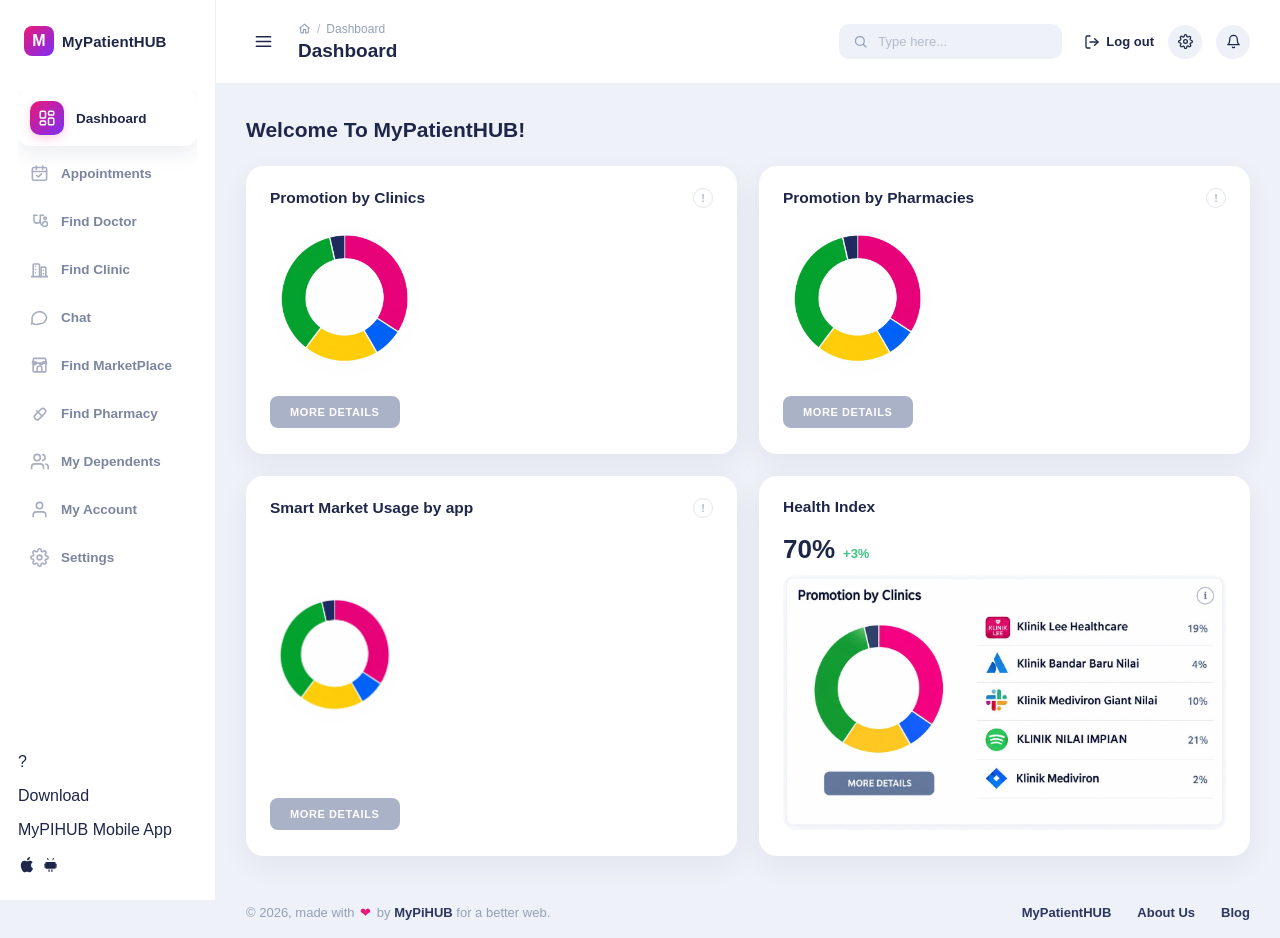
<file: index.html>
<!DOCTYPE html>
<html lang="en">
<head>
<meta charset="UTF-8" />
<meta name="viewport" content="width=device-width, initial-scale=1.0" />
<title>MyPatientHUB | Dashboard</title>
<link rel="stylesheet" href="styles.css" />
</head>
<body>

  <div class="sidebar-overlay" id="sidebarOverlay"></div>

  <div class="app" id="app">

    <!-- ===================== SIDEBAR ===================== -->
    <aside class="sidebar" id="sidebar">
      <div class="sidebar-logo">
        <span class="logo-mark">M</span>
        <span class="logo-text">MyPatient<b>HUB</b></span>
      </div>

      <nav class="sidebar-nav">
        <ul>
          <li class="nav-item active">
            <a href="#" title="Dashboard">
              <span class="nav-icon" data-icon="layout-dashboard"></span>
              <span class="nav-label">Dashboard</span>
            </a>
          </li>
          <li class="nav-item">
            <a href="#" title="Appointments">
              <span class="nav-icon" data-icon="calendar-check"></span>
              <span class="nav-label">Appointments</span>
            </a>
          </li>
          <li class="nav-item">
            <a href="finddoctor.html" title="Find Doctor">
              <span class="nav-icon" data-icon="stethoscope"></span>
              <span class="nav-label">Find Doctor</span>
            </a>
          </li>
          <li class="nav-item">
            <a href="clinic.html" title="Find Clinic">
              <span class="nav-icon" data-icon="building-2"></span>
              <span class="nav-label">Find Clinic</span>
            </a>
          </li>
          <li class="nav-item">
            <a href="#" title="Chat">
              <span class="nav-icon" data-icon="message-square"></span>
              <span class="nav-label">Chat</span>
            </a>
          </li>
          <li class="nav-item">
            <a href="#" title="Find MarketPlace">
              <span class="nav-icon" data-icon="store"></span>
              <span class="nav-label">Find MarketPlace</span>
            </a>
          </li>
          <li class="nav-item">
            <a href="#" title="Find Pharmacy">
              <span class="nav-icon" data-icon="pill"></span>
              <span class="nav-label">Find Pharmacy</span>
            </a>
          </li>
          <li class="nav-item">
            <a href="#" title="My Dependents">
              <span class="nav-icon" data-icon="users"></span>
              <span class="nav-label">My Dependents</span>
            </a>
          </li>
          <li class="nav-item">
            <a href="#" title="My Account">
              <span class="nav-icon" data-icon="user"></span>
              <span class="nav-label">My Account</span>
            </a>
          </li>
          <li class="nav-item">
            <a href="#" title="Settings">
              <span class="nav-icon" data-icon="settings"></span>
              <span class="nav-label">Settings</span>
            </a>
          </li>
        </ul>
      </nav>

      <div class="app-download-card">
        <span class="app-download-icon">?</span>
        <p class="app-download-title">Download</p>
        <p class="app-download-subtitle">MyPIHUB Mobile App</p>
        <div class="app-download-buttons">
          <a
            class="app-store-btn ios"
            href="https://www.creative-tim.com/learning-lab/react/quick-start/soft-ui-dashboard/"
            target="_blank"
            rel="noopener"
            aria-label="Download on the App Store"
          >
            <span class="nav-icon" data-icon="apple"></span>
          </a>
          <a
            class="app-store-btn android"
            href="https://www.creative-tim.com/learning-lab/react/quick-start/soft-ui-dashboard/"
            target="_blank"
            rel="noopener"
            aria-label="Get it on Google Play"
          >
            <span class="nav-icon" data-icon="android"></span>
          </a>
        </div>
      </div>
    </aside>

    <!-- ===================== MAIN WRAPPER ===================== -->
    <div class="main-wrapper">

      <!-- ===================== HEADER ===================== -->
      <header class="topbar">
        <div class="topbar-left">
          <button class="hamburger" id="hamburgerBtn" aria-label="Toggle sidebar">
            <span class="nav-icon" data-icon="menu"></span>
          </button>
          <div class="topbar-heading">
            <div class="breadcrumb">
              <span class="nav-icon breadcrumb-icon" data-icon="home"></span>
              <span class="crumb-sep">/</span>
              <span class="crumb-current">Dashboard</span>
            </div>
            <h1 class="page-title">Dashboard</h1>
          </div>
        </div>

        <div class="topbar-right">
          <div class="search-box">
            <span class="nav-icon search-icon" data-icon="search"></span>
            <input type="text" placeholder="Type here..." aria-label="Search" />
          </div>

          <div class="topbar-actions">
            <a class="logout-btn" href="login.html">
              <span class="nav-icon" data-icon="log-out"></span>
              <span>Log out</span>
            </a>
            <button class="icon-btn" aria-label="Settings">
              <span class="nav-icon" data-icon="settings"></span>
            </button>
            <button class="icon-btn" aria-label="Notifications">
              <span class="nav-icon" data-icon="bell"></span>
            </button>
          </div>
        </div>
      </header>

      <!-- ===================== MAIN CONTENT ===================== -->
      <main class="content">
        <h2 class="welcome-heading">Welcome To MyPatientHUB!</h2>

        <div class="dashboard-grid">

          <!-- Promotion by Clinics -->
          <section class="card">
            <div class="card-header">
              <h3>Promotion by Clinics</h3>
              <span class="info-dot"></span>
            </div>
            <div class="card-body split">
              <div class="chart-wrap">
                <img class="chart-img" src="chartImg.jpg" alt="Promotion by Clinics chart" />
              </div>
              <ul class="legend-list" id="clinicsLegend"></ul>
            </div>
            <button class="more-details-btn">More Details</button>
          </section>

          <!-- Promotion by Pharmacies -->
          <section class="card">
            <div class="card-header">
              <h3>Promotion by Pharmacies</h3>
              <span class="info-dot"></span>
            </div>
            <div class="card-body split">
              <div class="chart-wrap">
                <img class="chart-img" src="chartImg.jpg" alt="Promotion by Pharmacies chart" />
              </div>
              <ul class="legend-list" id="pharmaciesLegend"></ul>
            </div>
            <button class="more-details-btn">More Details</button>
          </section>

          <!-- Smart Market Usage by app -->
          <section class="card">
            <div class="card-header">
              <h3>Smart Market Usage by app</h3>
              <span class="info-dot"></span>
            </div>
            <div class="card-body split">
              <div class="chart-wrap half">
                <img class="chart-img" src="chartImg.jpg" alt="Smart Market Usage chart" />
              </div>
              <ul class="legend-list" id="marketLegend"></ul>
            </div>
            <button class="more-details-btn">More Details</button>
          </section>

          <!-- Health Index -->
          <section class="card health-card">
            <div class="card-header">
              <h3>Health Index</h3>
            </div>
            <div class="health-stat">
              <span class="health-percent">70%</span>
              <span class="health-delta">+3%</span>
            </div>
            <div class="health-chart-wrap">
              <img class="chart-img" src="img.jpg" alt="Health Index chart" />
            </div>
          </section>

        </div>
      </main>

      <!-- ===================== FOOTER ===================== -->
      <footer class="footer">
        <p class="footer-copy">© 2026, made with <span class="footer-heart">&#10084;</span> by <b>MyPiHUB</b> for a better web.</p>
        <nav class="footer-links">
          <a href="#">MyPatientHUB</a>
          <a href="#">About Us</a>
          <a href="#">Blog</a>
        </nav>
      </footer>
    </div>
  </div>

  <script src="icons.js"></script>
  <script src="script.js"></script>
</body>
</html>
</file>
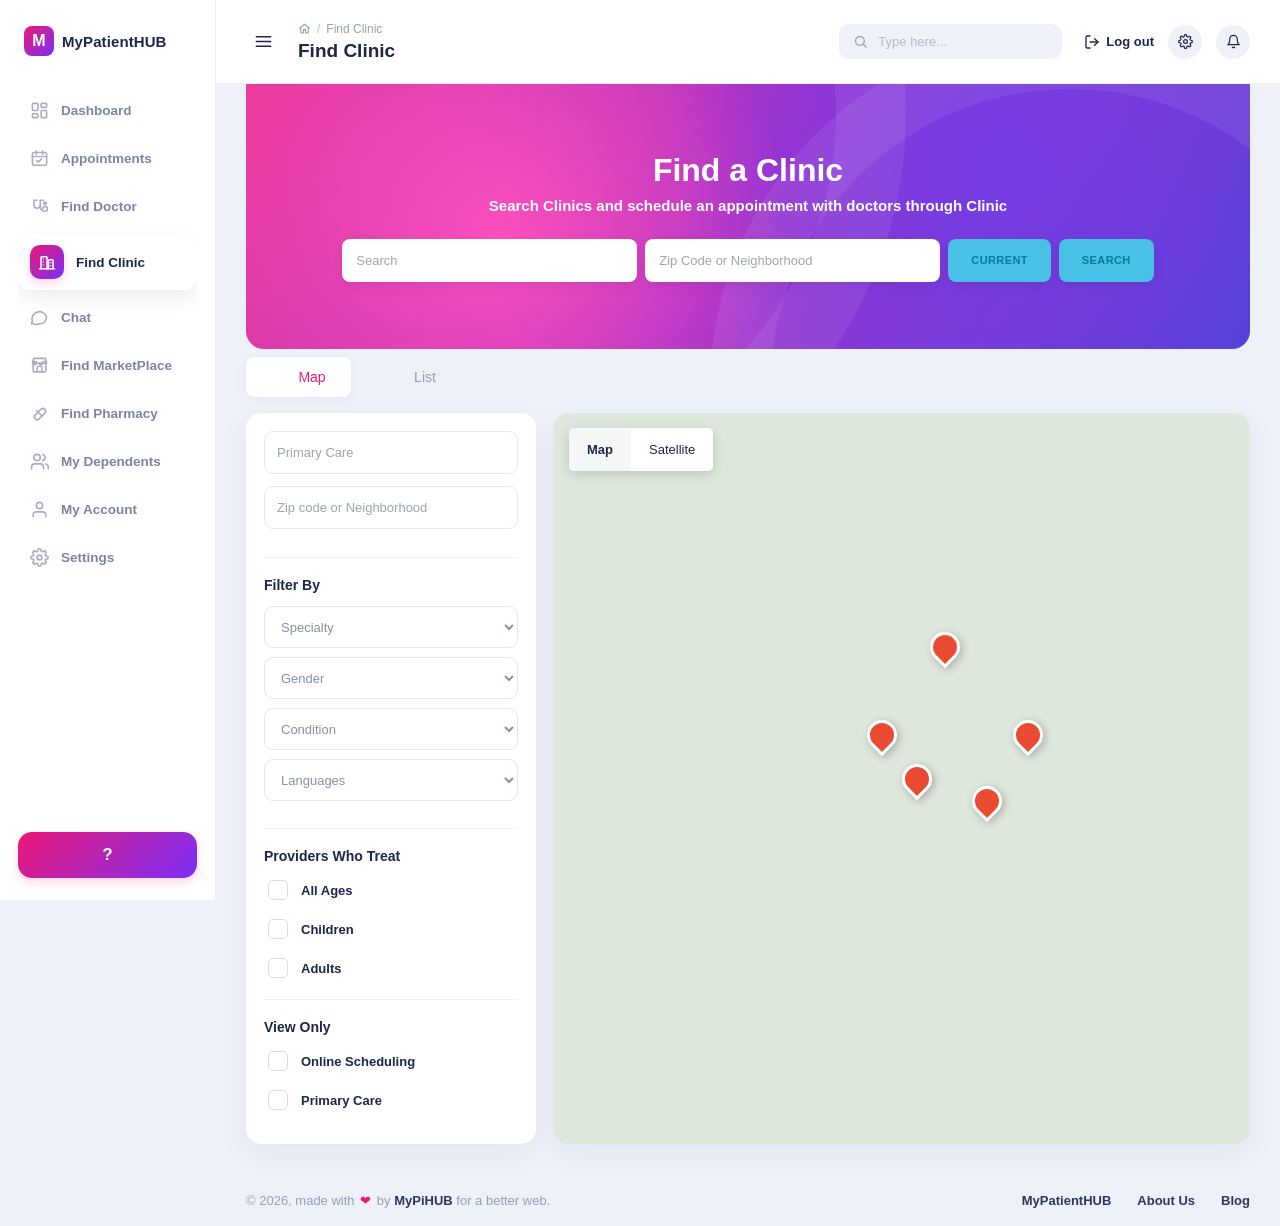
<file: clinic.html>
<!doctype html>
<html lang="en">
  <head>
    <meta charset="UTF-8" />
    <meta name="viewport" content="width=device-width, initial-scale=1.0" />

    <title>MyPatientHUB | Find Clinic</title>

    <!-- Your existing Dashboard CSS -->
    <link rel="stylesheet" href="styles.css" />

    <!-- Only for the Find Clinic page -->
    <link rel="stylesheet" href="clinic.css" />
  </head>

  <body>
    <div class="sidebar-overlay" id="sidebarOverlay"></div>

    <div class="app" id="app">
      <!-- ===================== SIDEBAR ===================== -->

      <aside class="sidebar" id="sidebar">
        <div class="sidebar-logo">
          <span class="logo-mark">M</span>

          <span class="logo-text"> MyPatient<b>HUB</b> </span>
        </div>

        <nav class="sidebar-nav">
          <ul>
            <!-- Dashboard -->
            <li class="nav-item">
              <!-- Change index.html if your dashboard has another filename -->
              <a href="index.html" title="Dashboard">
                <span class="nav-icon" data-icon="layout-dashboard"> </span>

                <span class="nav-label"> Dashboard </span>
              </a>
            </li>

            <!-- Appointments -->
            <li class="nav-item">
              <a href="#" title="Appointments">
                <span class="nav-icon" data-icon="calendar-check"> </span>

                <span class="nav-label"> Appointments </span>
              </a>
            </li>

            <!-- Find Doctor -->
            <li class="nav-item">
              <a href="#" title="Find Doctor">
                <span class="nav-icon" data-icon="stethoscope"> </span>

                <span class="nav-label"> Find Doctor </span>
              </a>
            </li>

            <!-- FIND CLINIC ACTIVE -->
            <li class="nav-item active">
              <a href="clinic.html" title="Find Clinic">
                <span class="nav-icon" data-icon="building-2"> </span>

                <span class="nav-label"> Find Clinic </span>
              </a>
            </li>

            <!-- Chat -->
            <li class="nav-item">
              <a href="#" title="Chat">
                <span class="nav-icon" data-icon="message-square"> </span>

                <span class="nav-label"> Chat </span>
              </a>
            </li>

            <!-- Marketplace -->
            <li class="nav-item">
              <a href="#" title="Find MarketPlace">
                <span class="nav-icon" data-icon="store"> </span>

                <span class="nav-label"> Find MarketPlace </span>
              </a>
            </li>

            <!-- Pharmacy -->
            <li class="nav-item">
              <a href="#" title="Find Pharmacy">
                <span class="nav-icon" data-icon="pill"> </span>

                <span class="nav-label"> Find Pharmacy </span>
              </a>
            </li>

            <!-- Dependents -->
            <li class="nav-item">
              <a href="#" title="My Dependents">
                <span class="nav-icon" data-icon="users"> </span>

                <span class="nav-label"> My Dependents </span>
              </a>
            </li>

            <!-- Account -->
            <li class="nav-item">
              <a href="#" title="My Account">
                <span class="nav-icon" data-icon="user"> </span>

                <span class="nav-label"> My Account </span>
              </a>
            </li>

            <!-- Settings -->
            <li class="nav-item">
              <a href="#" title="Settings">
                <span class="nav-icon" data-icon="settings"> </span>

                <span class="nav-label"> Settings </span>
              </a>
            </li>
          </ul>
        </nav>

        <button class="help-btn" id="helpBtn" aria-label="Help" title="Help">
          ?
        </button>
      </aside>

      <!-- ===================== MAIN WRAPPER ===================== -->

      <div class="main-wrapper">
        <!-- ===================== HEADER ===================== -->

        <header class="topbar">
          <div class="topbar-left">
            <button
              class="hamburger"
              id="hamburgerBtn"
              aria-label="Toggle sidebar"
            >
              <span class="nav-icon" data-icon="menu"> </span>
            </button>

            <div class="topbar-heading">
              <div class="breadcrumb">
                <span class="nav-icon breadcrumb-icon" data-icon="home"> </span>

                <span class="crumb-sep"> / </span>

                <span class="crumb-current"> Find Clinic </span>
              </div>

              <h1 class="page-title">Find Clinic</h1>
            </div>
          </div>

          <div class="topbar-right">
            <div class="search-box">
              <span class="nav-icon search-icon" data-icon="search"> </span>

              <input
                type="text"
                placeholder="Type here..."
                aria-label="Search"
              />
            </div>

            <div class="topbar-actions">
              <a class="logout-btn" href="login.html">
                <span class="nav-icon" data-icon="log-out"> </span>

                <span> Log out </span>
              </a>

              <button class="icon-btn" aria-label="Settings">
                <span class="nav-icon" data-icon="settings"> </span>
              </button>

              <button class="icon-btn" aria-label="Notifications">
                <span class="nav-icon" data-icon="bell"> </span>
              </button>
            </div>
          </div>
        </header>

        <!-- ===================== CLINIC CONTENT ===================== -->

        <main class="clinic-content">
          <!-- ===================== HERO ===================== -->

          <section class="clinic-hero">
            <div class="hero-content">
              <h2>Find a Clinic</h2>

              <p>
                Search Clinics and schedule an appointment with doctors through
                Clinic
              </p>

              <div class="hero-search">
                <input type="text" id="heroClinicSearch" placeholder="Search" />

                <input
                  type="text"
                  id="heroLocationSearch"
                  placeholder="Zip Code or Neighborhood"
                />

                <button class="current-btn" id="currentBtn">CURRENT</button>

                <button class="hero-search-btn" id="heroSearchBtn">
                  SEARCH
                </button>
              </div>
            </div>
          </section>

          <!-- ===================== MAP / LIST ===================== -->

          <div class="view-buttons">
            <button class="view-btn active" id="mapViewBtn">
              <span class="nav-icon" data-icon="map"> </span>

              Map
            </button>

            <button class="view-btn" id="listViewBtn">
              <span class="nav-icon" data-icon="list"> </span>

              List
            </button>
          </div>

          <!-- ===================== SEARCH AREA ===================== -->

          <section class="clinic-main">
            <!-- ===================== FILTER SIDE ===================== -->

            <aside class="clinic-filters">
              <div class="filter-search">
                <input
                  type="text"
                  id="filterSearch"
                  placeholder="Primary Care"
                />

                <input
                  type="text"
                  id="filterLocation"
                  placeholder="Zip code or Neighborhood"
                />
              </div>

              <div class="filter-section">
                <h3>Filter By</h3>

                <select id="specialty">
                  <option value="">Specialty</option>

                  <option>Primary Care</option>

                  <option>Cardiology</option>

                  <option>Dermatology</option>
                </select>

                <select id="gender">
                  <option value="">Gender</option>

                  <option>Male</option>

                  <option>Female</option>
                </select>

                <select id="condition">
                  <option value="">Condition</option>

                  <option>Diabetes</option>

                  <option>Heart Disease</option>
                </select>

                <select id="languages">
                  <option value="">Languages</option>

                  <option>English</option>

                  <option>Malay</option>

                  <option>Persian</option>
                </select>
              </div>

              <!-- Providers Who Treat -->

              <div class="filter-section">
                <h3>Providers Who Treat</h3>

                <label class="check-row">
                  <input type="checkbox" value="all" />

                  <span> All Ages </span>
                </label>

                <label class="check-row">
                  <input type="checkbox" value="children" />

                  <span> Children </span>
                </label>

                <label class="check-row">
                  <input type="checkbox" value="adults" />

                  <span> Adults </span>
                </label>
              </div>

              <!-- View Only -->

              <div class="filter-section">
                <h3>View Only</h3>

                <label class="check-row">
                  <input type="checkbox" value="online" />

                  <span> Online Scheduling </span>
                </label>

                <label class="check-row">
                  <input type="checkbox" value="primary" />

                  <span> Primary Care </span>
                </label>
              </div>
            </aside>

            <!-- ===================== MAP ===================== -->

            <div class="map-wrapper">
              <div class="map-tabs">
                <button class="map-tab active">Map</button>

                <button class="map-tab">Satellite</button>
              </div>

              <iframe
                id="clinicMap"
                class="clinic-map"
                src="https://www.google.com/maps?q=Kuala%20Lumpur%2C%20Malaysia&output=embed"
                loading="lazy"
                allowfullscreen
              >
              </iframe>

              <!-- Map markers shown over map -->

              <div class="fake-marker marker-1">
                <span>●</span>
              </div>

              <div class="fake-marker marker-2">
                <span>●</span>
              </div>

              <div class="fake-marker marker-3">
                <span>●</span>
              </div>

              <div class="fake-marker marker-4">
                <span>●</span>
              </div>

              <div class="fake-marker marker-5">
                <span>●</span>
              </div>
            </div>
          </section>
        </main>

        <!-- ===================== FOOTER ===================== -->

        <footer class="footer">
          <p class="footer-copy">
            ©️ 2026, made with
            <span class="footer-heart">&#10084;</span>
            by <b>MyPiHUB</b>
            for a better web.
          </p>

          <nav class="footer-links">
            <a href="#"> MyPatientHUB </a>

            <a href="#"> About Us </a>

            <a href="#"> Blog </a>
          </nav>
        </footer>
      </div>
    </div>

    <script src="icons.js"></script>
    <script src="clinic.js"></script>
  </body>
</html>
</file>
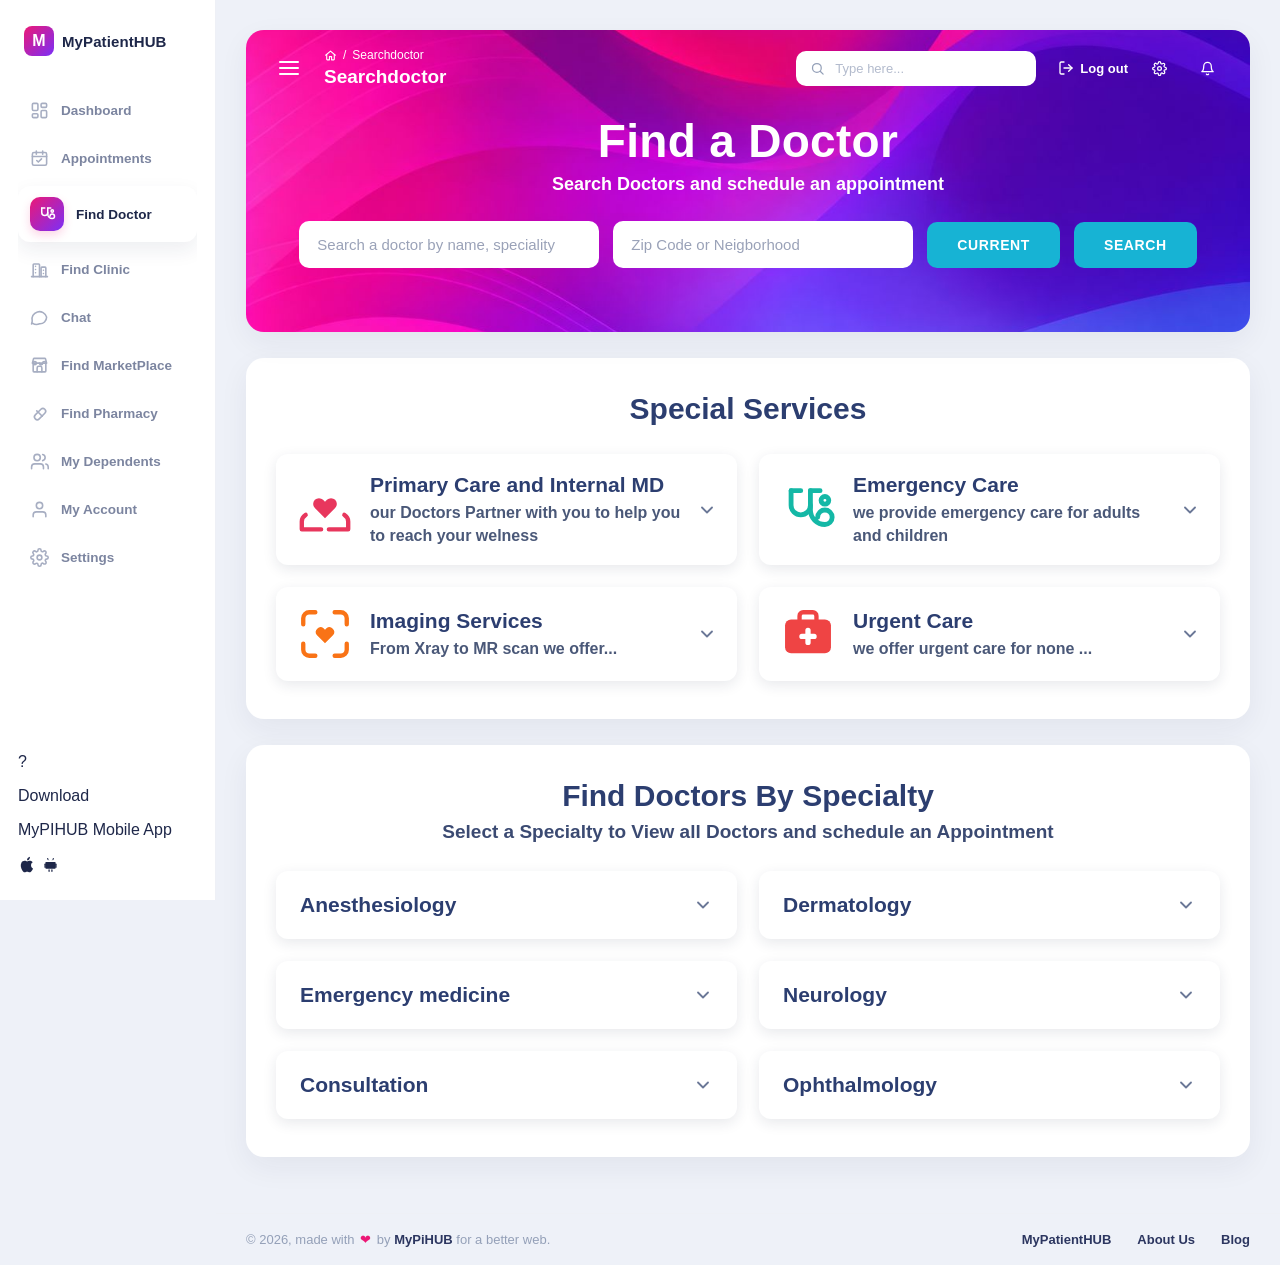
<file: finddoctor.html>
<!DOCTYPE html>
<html lang="en">
<head>
<meta charset="UTF-8" />
<meta name="viewport" content="width=device-width, initial-scale=1.0" />
<title>MyPatientHUB | Find Doctor</title>
<link rel="stylesheet" href="styles.css" />
<link rel="stylesheet" href="finddoctor.css" />
</head>
<body>

  <div class="sidebar-overlay" id="sidebarOverlay"></div>

  <div class="app" id="app">

    <!-- ===================== SIDEBAR ===================== -->
    <aside class="sidebar" id="sidebar">
      <div class="sidebar-logo">
        <span class="logo-mark">M</span>
        <span class="logo-text">MyPatient<b>HUB</b></span>
      </div>

      <nav class="sidebar-nav">
        <ul>
          <li class="nav-item">
            <a href="index.html" title="Dashboard">
              <span class="nav-icon" data-icon="layout-dashboard"></span>
              <span class="nav-label">Dashboard</span>
            </a>
          </li>
          <li class="nav-item">
            <a href="#" title="Appointments">
              <span class="nav-icon" data-icon="calendar-check"></span>
              <span class="nav-label">Appointments</span>
            </a>
          </li>
          <li class="nav-item active">
            <a href="finddoctor.html" title="Find Doctor">
              <span class="nav-icon" data-icon="stethoscope"></span>
              <span class="nav-label">Find Doctor</span>
            </a>
          </li>
          <li class="nav-item">
            <a href="clinic.html" title="Find Clinic">
              <span class="nav-icon" data-icon="building-2"></span>
              <span class="nav-label">Find Clinic</span>
            </a>
          </li>
          <li class="nav-item">
            <a href="#" title="Chat">
              <span class="nav-icon" data-icon="message-square"></span>
              <span class="nav-label">Chat</span>
            </a>
          </li>
          <li class="nav-item">
            <a href="#" title="Find MarketPlace">
              <span class="nav-icon" data-icon="store"></span>
              <span class="nav-label">Find MarketPlace</span>
            </a>
          </li>
          <li class="nav-item">
            <a href="#" title="Find Pharmacy">
              <span class="nav-icon" data-icon="pill"></span>
              <span class="nav-label">Find Pharmacy</span>
            </a>
          </li>
          <li class="nav-item">
            <a href="#" title="My Dependents">
              <span class="nav-icon" data-icon="users"></span>
              <span class="nav-label">My Dependents</span>
            </a>
          </li>
          <li class="nav-item">
            <a href="#" title="My Account">
              <span class="nav-icon" data-icon="user"></span>
              <span class="nav-label">My Account</span>
            </a>
          </li>
          <li class="nav-item">
            <a href="#" title="Settings">
              <span class="nav-icon" data-icon="settings"></span>
              <span class="nav-label">Settings</span>
            </a>
          </li>
        </ul>
      </nav>

      <div class="app-download-card">
        <span class="app-download-icon">?</span>
        <p class="app-download-title">Download</p>
        <p class="app-download-subtitle">MyPIHUB Mobile App</p>
        <div class="app-download-buttons">
          <a
            class="app-store-btn ios"
            href="https://www.creative-tim.com/learning-lab/react/quick-start/soft-ui-dashboard/"
            target="_blank"
            rel="noopener"
            aria-label="Download on the App Store"
          >
            <span class="nav-icon" data-icon="apple"></span>
          </a>
          <a
            class="app-store-btn android"
            href="https://www.creative-tim.com/learning-lab/react/quick-start/soft-ui-dashboard/"
            target="_blank"
            rel="noopener"
            aria-label="Get it on Google Play"
          >
            <span class="nav-icon" data-icon="android"></span>
          </a>
        </div>
      </div>
    </aside>

    <!-- ===================== MAIN WRAPPER ===================== -->
    <div class="main-wrapper">

      <main class="content">

        <!-- ============ HERO BANNER ============ -->
        <section class="hero">
          <!-- header sits on top of the banner image -->
          <div class="hero-topbar">
            <div class="topbar-left">
              <button class="hamburger" id="hamburgerBtn" aria-label="Toggle sidebar">
                <span class="nav-icon" data-icon="menu"></span>
              </button>
              <div class="topbar-heading">
                <div class="breadcrumb">
                  <span class="nav-icon breadcrumb-icon" data-icon="home"></span>
                  <span class="crumb-sep">/</span>
                  <span class="crumb-current">Searchdoctor</span>
                </div>
                <h1 class="page-title">Searchdoctor</h1>
              </div>
            </div>

            <div class="topbar-right">
              <div class="search-box">
                <span class="nav-icon search-icon" data-icon="search"></span>
                <input type="text" placeholder="Type here..." aria-label="Search" />
              </div>

              <div class="topbar-actions">
                <a class="logout-btn" href="login.html">
                  <span class="nav-icon" data-icon="log-out"></span>
                  <span>Log out</span>
                </a>
                <button class="icon-btn" aria-label="Settings">
                  <span class="nav-icon" data-icon="settings"></span>
                </button>
                <button class="icon-btn" aria-label="Notifications">
                  <span class="nav-icon" data-icon="bell"></span>
                </button>
              </div>
            </div>
          </div>

          <!-- banner headline + doctor search -->
          <div class="hero-body">
            <h2 class="hero-title">Find a Doctor</h2>
            <p class="hero-subtitle">Search Doctors and schedule an appointment</p>

            <form class="hero-search" id="doctorSearchForm">
              <input type="text" id="doctorQuery" placeholder="Search a doctor by name, speciality" />
              <input type="text" id="doctorZip" placeholder="Zip Code or Neigborhood" />
              <button type="button" class="hero-btn" id="currentBtn">Current</button>
              <button type="submit" class="hero-btn">Search</button>
            </form>
          </div>
        </section>

        <!-- ============ SPECIAL SERVICES ============ -->
        <section class="panel">
          <h2 class="panel-title">Special Services</h2>

          <div class="services-grid">

            <div class="service-item">
              <button class="service-head" type="button">
                <span class="service-icon service-icon-pink" data-icon="heart-hands"></span>
                <span class="service-text">
                  <span class="service-name">Primary Care and Internal MD</span>
                  <span class="service-desc">our Doctors Partner with you to help you to reach your welness</span>
                </span>
                <span class="chevron" data-icon="chevron-down"></span>
              </button>
              <div class="service-panel">
                <p>Routine check-ups, preventive screening and long term care for
                   everyday health concerns, managed by your primary care team.</p>
              </div>
            </div>

            <div class="service-item">
              <button class="service-head" type="button">
                <span class="service-icon service-icon-teal" data-icon="stethoscope"></span>
                <span class="service-text">
                  <span class="service-name">Emergency Care</span>
                  <span class="service-desc">we provide emergency care for adults and children</span>
                </span>
                <span class="chevron" data-icon="chevron-down"></span>
              </button>
              <div class="service-panel">
                <p>Round the clock emergency treatment for serious injuries and
                   sudden illness, for both adults and children.</p>
              </div>
            </div>

            <div class="service-item">
              <button class="service-head" type="button">
                <span class="service-icon service-icon-orange" data-icon="scan-heart"></span>
                <span class="service-text">
                  <span class="service-name">Imaging Services</span>
                  <span class="service-desc">From Xray to MR scan we offer...</span>
                </span>
                <span class="chevron" data-icon="chevron-down"></span>
              </button>
              <div class="service-panel">
                <p>X-ray, ultrasound, CT and MRI scans carried out on site with
                   results shared directly with your doctor.</p>
              </div>
            </div>

            <div class="service-item">
              <button class="service-head" type="button">
                <span class="service-icon service-icon-red" data-icon="first-aid"></span>
                <span class="service-text">
                  <span class="service-name">Urgent Care</span>
                  <span class="service-desc">we offer urgent care for none ...</span>
                </span>
                <span class="chevron" data-icon="chevron-down"></span>
              </button>
              <div class="service-panel">
                <p>Walk in care for non life threatening problems that still need
                   to be seen today, with no appointment required.</p>
              </div>
            </div>

          </div>
        </section>

        <!-- ============ FIND DOCTORS BY SPECIALTY ============ -->
        <section class="panel">
          <h2 class="panel-title">Find Doctors By Specialty</h2>
          <p class="panel-subtitle">Select a Specialty to View all Doctors and schedule an Appointment</p>

          <div class="specialty-grid">

            <div class="specialty-item">
              <button class="specialty-head" type="button">
                <span>Anesthesiology</span>
                <span class="chevron" data-icon="chevron-down"></span>
              </button>
              <div class="specialty-panel">
                <a href="#">View all Anesthesiology doctors</a>
              </div>
            </div>

            <div class="specialty-item">
              <button class="specialty-head" type="button">
                <span>Dermatology</span>
                <span class="chevron" data-icon="chevron-down"></span>
              </button>
              <div class="specialty-panel">
                <a href="#">View all Dermatology doctors</a>
              </div>
            </div>

            <div class="specialty-item">
              <button class="specialty-head" type="button">
                <span>Emergency medicine</span>
                <span class="chevron" data-icon="chevron-down"></span>
              </button>
              <div class="specialty-panel">
                <a href="#">View all Emergency medicine doctors</a>
              </div>
            </div>

            <div class="specialty-item">
              <button class="specialty-head" type="button">
                <span>Neurology</span>
                <span class="chevron" data-icon="chevron-down"></span>
              </button>
              <div class="specialty-panel">
                <a href="#">View all Neurology doctors</a>
              </div>
            </div>

            <div class="specialty-item">
              <button class="specialty-head" type="button">
                <span>Consultation</span>
                <span class="chevron" data-icon="chevron-down"></span>
              </button>
              <div class="specialty-panel">
                <a href="#">View all Consultation doctors</a>
              </div>
            </div>

            <div class="specialty-item">
              <button class="specialty-head" type="button">
                <span>Ophthalmology</span>
                <span class="chevron" data-icon="chevron-down"></span>
              </button>
              <div class="specialty-panel">
                <a href="#">View all Ophthalmology doctors</a>
              </div>
            </div>

          </div>
        </section>
      </main>

      <!-- ===================== FOOTER ===================== -->
      <footer class="footer">
        <p class="footer-copy">© 2026, made with <span class="footer-heart">&#10084;</span> by <b>MyPiHUB</b> for a better web.</p>
        <nav class="footer-links">
          <a href="#">MyPatientHUB</a>
          <a href="#">About Us</a>
          <a href="#">Blog</a>
        </nav>
      </footer>
    </div>
  </div>

  <script src="icons.js"></script>
  <script src="finddoctor.js"></script>
</body>
</html>
</file>
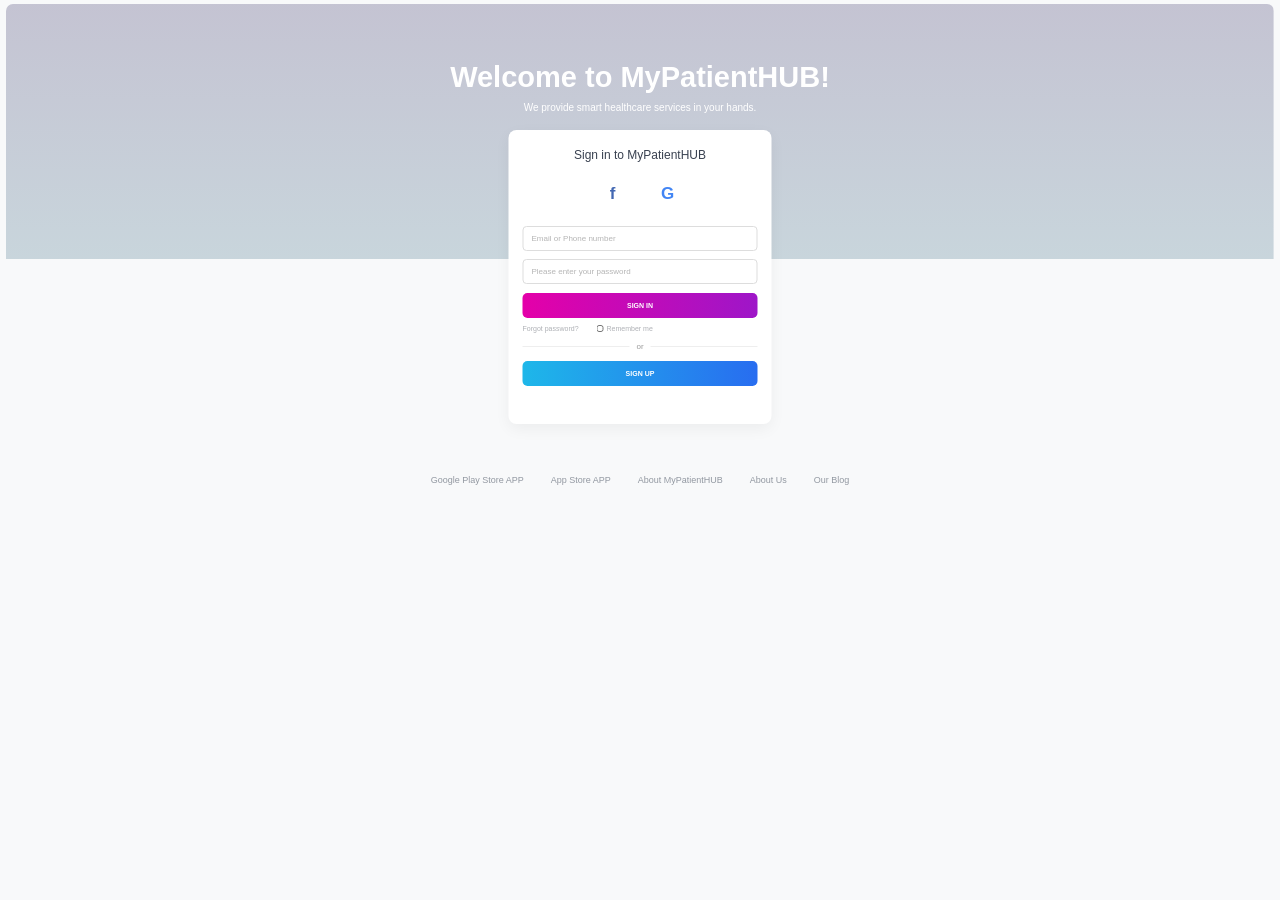
<file: login.html>
<!doctype html>
<html lang="en">
  <head>
    <meta charset="UTF-8" />
    <meta name="viewport" content="width=device-width, initial-scale=1.0" />

    <title>MyPatientHUB</title>

    <link rel="stylesheet" href="loginstyle.css" />
  </head>

  <body>
    <div class="top-section">
      <div class="welcome">
        <h1>Welcome to MyPatientHUB!</h1>
        <p>We provide smart healthcare services in your hands.</p>
      </div>
      <div class="login-box">
        <h2>Sign in to MyPatientHUB</h2>

        <div class="social-buttons">
          <button id="facebook">f</button>
          <button id="google">G</button>
        </div>

        <!-- Login form -->
        <form id="loginForm">
          <input type="text" id="email" placeholder="Email or Phone number" />

          <input
            type="password"
            id="password"
            placeholder="Please enter your password"
          />

          <button type="submit" class="sign-in">SIGN IN</button>
        </form>

        <div class="options">
          <a href="#" id="forgot">Forgot password?</a>

          <label>
            <input type="checkbox" id="remember" />
            Remember me
          </label>
        </div>

        <div class="or">
          <span>or</span>
        </div>

        <button class="sign-up" id="signUp">SIGN UP</button>
      </div>
    </div>

    <!-- Footer -->
    <footer>
      <a href="#">Google Play Store APP</a>
      <a href="#">App Store APP</a>
      <a href="#">About MyPatientHUB</a>
      <a href="#">About Us</a>
      <a href="#">Our Blog</a>
    </footer>

    <script src="loginscript.js"></script>
  </body>
</html>
</file>
<file: styles.css>
/* ============ TOKENS ============ */
:root {
  --navy: #1e2749;
  --navy-soft: #2c3660;
  --text-muted: #94a0b8;
  --text-faint: #b3bbcd;
  --bg-app: #eef1f8;
  --bg-card: #ffffff;
  --border-soft: #eef0f6;
  --pink: #ec1876;
  --pink-dark: #d1146a;
  --purple: #7b2ff7;
  --green: #3fc380;
  --yellow: #f6b93b;
  --blue: #3f7cf6;
  --silver: #c4cbdb;
  --shadow-card: 0 10px 30px rgba(30, 39, 73, 0.06);
  --shadow-btn: 0 4px 10px rgba(236, 24, 118, 0.18);
  --radius-lg: 18px;
  --radius-md: 12px;
  --sidebar-w: 216px;
  --sidebar-w-collapsed: 76px;
  --header-h: 84px;
}

* { box-sizing: border-box; }

html, body {
  margin: 0;
  padding: 0;
  height: 100%;
}

body {
  font-family: "Segoe UI", -apple-system, BlinkMacSystemFont, "Helvetica Neue", Arial, sans-serif;
  background: var(--bg-app);
  color: var(--navy);
  -webkit-font-smoothing: antialiased;
}

ul { list-style: none; margin: 0; padding: 0; }
a { text-decoration: none; color: inherit; }
button { font-family: inherit; cursor: pointer; border: none; background: none; }

/* ============ ICONS ============ */
.nav-icon {
  display: inline-block;
  width: 19px;
  height: 19px;
  flex-shrink: 0;
}
.nav-icon svg { width: 100%; height: 100%; display: block; }

/* ============ APP LAYOUT ============ */
.app {
  display: flex;
  min-height: 100vh;
}

/* ============ SIDEBAR ============ */
.sidebar {
  width: var(--sidebar-w);
  flex-shrink: 0;
  background: var(--bg-card);
  border-right: 1px solid var(--border-soft);
  padding: 26px 18px 22px;
  display: flex;
  flex-direction: column;
  position: fixed;
  top: 0;
  left: 0;
  bottom: 0;
  z-index: 100;
  transition: width 0.25s ease, box-shadow 0.25s ease;
  overflow: hidden;
}

/* collapsed = icon-only state, toggled by the hamburger button */
.sidebar.collapsed {
  width: var(--sidebar-w-collapsed);
  padding: 26px 12px 22px;
}

.sidebar-logo {
  display: flex;
  align-items: center;
  gap: 8px;
  padding: 0 6px 26px;
  margin-bottom: 8px;
}
.sidebar.collapsed .sidebar-logo {
  justify-content: center;
  padding: 0 0 26px;
}

.logo-mark {
  width: 30px;
  height: 30px;
  border-radius: 8px;
  background: linear-gradient(135deg, var(--pink), var(--purple));
  color: #fff;
  font-weight: 800;
  font-size: 16px;
  display: flex;
  align-items: center;
  justify-content: center;
  flex-shrink: 0;
}

.logo-text {
  font-size: 15px;
  font-weight: 600;
  color: var(--navy);
  letter-spacing: 0.1px;
  white-space: nowrap;
}
.logo-text b { font-weight: 800; }
.sidebar.collapsed .logo-text { display: none; }

.sidebar-nav { flex: 1; overflow-y: auto; overflow-x: hidden; scrollbar-width: thin; scrollbar-color: #d9dceb transparent; }
.sidebar-nav::-webkit-scrollbar { width: 5px; }
.sidebar-nav::-webkit-scrollbar-thumb { background: #d9dceb; border-radius: 4px; }
.sidebar-nav::-webkit-scrollbar-track { background: transparent; }

.sidebar-nav li { margin-bottom: 7px; }

.sidebar-nav a {
  display: flex;
  align-items: center;
  gap: 12px;
  padding: 11px 12px;
  border-radius: 12px;
  color: #7c85a0;
  font-size: 13.5px;
  font-weight: 600;
  white-space: nowrap;
  transition: background 0.15s ease, color 0.15s ease;
}
.sidebar.collapsed .sidebar-nav a {
  justify-content: center;
  padding: 11px;
}

.nav-label { transition: opacity 0.15s ease; }
.sidebar.collapsed .nav-label { display: none; }

.sidebar-nav .nav-icon { color: #a7aec2; }

.sidebar-nav a:hover { background: #f6f4fc; color: var(--navy); }

/* Active item: white card with a small gradient icon badge — the icon
   is the only part that carries color, not the whole row */
.nav-item.active a {
  background: #ffffff;
  color: var(--navy);
  box-shadow: 0 8px 20px rgba(30, 39, 73, 0.08);
}
.nav-item.active .nav-label { font-weight: 700; }
.nav-item.active .nav-icon {
  width: 34px;
  height: 34px;
  padding: 8px;
  display: flex;
  align-items: center;
  justify-content: center;
  border-radius: 10px;
  background: linear-gradient(135deg, var(--pink), var(--purple));
  color: #fff;
  box-shadow: var(--shadow-btn);
}
.sidebar.collapsed .nav-item.active .nav-icon { margin: 0 auto; }

.help-btn {
  margin-top: 18px;
  width: 100%;
  height: 46px;
  border-radius: 14px;
  background: linear-gradient(135deg, var(--pink), var(--purple));
  color: #fff;
  font-size: 17px;
  font-weight: 700;
  display: flex;
  align-items: center;
  justify-content: center;
  box-shadow: var(--shadow-btn);
  flex-shrink: 0;
}

.sidebar-overlay {
  display: none;
  position: fixed;
  inset: 0;
  background: rgba(20, 24, 45, 0.45);
  z-index: 90;
}
.sidebar-overlay.show { display: block; }

/* ============ MAIN WRAPPER ============ */
.main-wrapper {
  flex: 1;
  margin-left: var(--sidebar-w);
  display: flex;
  flex-direction: column;
  min-width: 0;
  transition: margin-left 0.25s ease;
}
.app.sidebar-collapsed .main-wrapper {
  margin-left: var(--sidebar-w-collapsed);
}

/* ============ TOPBAR ============ */
.topbar {
  height: var(--header-h);
  background: var(--bg-card);
  border-bottom: 1px solid var(--border-soft);
  display: flex;
  align-items: center;
  justify-content: space-between;
  padding: 0 30px;
  position: sticky;
  top: 0;
  z-index: 50;
}

.topbar-left {
  display: flex;
  align-items: center;
  gap: 18px;
}

.hamburger {
  width: 34px;
  height: 34px;
  display: flex;
  align-items: center;
  justify-content: center;
  color: var(--navy);
  border-radius: 8px;
}
.hamburger:hover { background: var(--bg-app); }

.breadcrumb {
  display: flex;
  align-items: center;
  gap: 6px;
  font-size: 12px;
  color: var(--text-muted);
  margin-bottom: 4px;
}
.breadcrumb-icon { width: 13px; height: 13px; color: var(--text-muted); }
.crumb-sep { color: var(--text-faint); }
.crumb-current { color: var(--text-muted); }

.page-title {
  margin: 0;
  font-size: 19px;
  font-weight: 700;
  color: var(--navy);
}

.topbar-right {
  display: flex;
  align-items: center;
  gap: 22px;
}

.search-box {
  display: flex;
  align-items: center;
  gap: 8px;
  background: var(--bg-app);
  border-radius: 10px;
  padding: 9px 14px;
  min-width: 210px;
}
.search-icon { color: var(--text-muted); width: 15px; height: 15px; }
.search-box input {
  border: none;
  background: transparent;
  outline: none;
  font-size: 13px;
  color: var(--navy);
  width: 100%;
}
.search-box input::placeholder { color: var(--text-faint); }

.topbar-actions {
  display: flex;
  align-items: center;
  gap: 14px;
}

.logout-btn {
  display: flex;
  align-items: center;
  gap: 6px;
  font-size: 13px;
  font-weight: 600;
  color: var(--navy);
}
.logout-btn .nav-icon { width: 16px; height: 16px; color: var(--navy); }

.icon-btn {
  width: 34px;
  height: 34px;
  border-radius: 50%;
  display: flex;
  align-items: center;
  justify-content: center;
  color: var(--navy);
  background: var(--bg-app);
}
.icon-btn .nav-icon { width: 15px; height: 15px; }
.icon-btn:hover { background: #e4e8f5; }

/* ============ CONTENT ============ */
.content {
  padding: 30px;
  flex: 1;
}

.welcome-heading {
  font-size: 21px;
  font-weight: 700;
  color: var(--navy);
  margin: 4px 0 24px;
}

.dashboard-grid {
  display: grid;
  grid-template-columns: 1fr 1fr;
  gap: 22px;
}

/* ============ CARDS ============ */
.card {
  background: var(--bg-card);
  border-radius: var(--radius-lg);
  box-shadow: var(--shadow-card);
  padding: 22px 24px 26px;
  display: flex;
  flex-direction: column;
}

.card-header {
  display: flex;
  align-items: center;
  justify-content: space-between;
  margin-bottom: 18px;
}

.card-header h3 {
  margin: 0;
  font-size: 15.5px;
  font-weight: 700;
  color: var(--navy);
}

.info-dot {
  width: 20px;
  height: 20px;
  border-radius: 50%;
  border: 1.5px solid #e2e6f0;
  color: var(--text-faint);
  display: flex;
  align-items: center;
  justify-content: center;
  font-size: 11px;
  font-weight: 700;
  flex-shrink: 0;
}
.info-dot::before { content: "!"; }

.card-body.split {
  display: flex;
  align-items: center;
  gap: 18px;
  flex: 1;
}

.chart-wrap {
  position: relative;
  width: 150px;
  height: 150px;
  flex-shrink: 0;
  border-radius: 50%;
  overflow: hidden;
  background: var(--bg-app);
}
.chart-wrap.half { width: 130px; height: 130px; }

.chart-img {
  width: 100%;
  height: 100%;
  object-fit: cover;
  display: block;
}

.legend-list {
  flex: 1;
  display: flex;
  flex-direction: column;
  min-width: 0;
}

.legend-list li {
  display: flex;
  align-items: center;
  gap: 10px;
  padding: 9px 0;
  border-bottom: 1px solid var(--border-soft);
}
.legend-list li:last-child { border-bottom: none; }

.legend-icon {
  width: 26px;
  height: 26px;
  border-radius: 8px;
  flex-shrink: 0;
  display: flex;
  align-items: center;
  justify-content: center;
  color: #fff;
}
.legend-icon svg { width: 14px; height: 14px; }

.legend-name {
  flex: 1;
  font-size: 12.5px;
  font-weight: 600;
  color: var(--navy-soft);
  min-width: 0;
  overflow: hidden;
  text-overflow: ellipsis;
  white-space: nowrap;
}

.legend-pct {
  font-size: 12px;
  color: var(--text-muted);
  font-weight: 600;
  flex-shrink: 0;
}

.more-details-btn {
  align-self: flex-start;
  margin-top: 20px;
  background: #aab2c8;
  color: #fff;
  font-size: 11px;
  font-weight: 700;
  letter-spacing: 0.6px;
  text-transform: uppercase;
  padding: 10px 20px;
  border-radius: 8px;
}
.more-details-btn:hover { background: #9aa2ba; }

/* ============ HEALTH INDEX CARD ============ */
.health-card { justify-content: flex-start; }

.health-stat {
  display: flex;
  align-items: baseline;
  gap: 8px;
  margin-bottom: 10px;
}
.health-percent {
  font-size: 26px;
  font-weight: 800;
  color: var(--navy);
}
.health-delta {
  font-size: 13px;
  font-weight: 700;
  color: var(--green);
}

.health-chart-wrap {
  flex: 1;
  min-height: 140px;
  position: relative;
  border-radius: var(--radius-md);
  overflow: hidden;
  background: var(--bg-app);
}

/* ============ FOOTER ============ */
.footer {
  display: flex;
  align-items: center;
  justify-content: space-between;
  padding: 18px 30px;
  font-size: 13px;
  color: var(--text-muted);
  border-top: 1px solid var(--border-soft);
  flex-wrap: wrap;
  gap: 10px;
}

.footer-copy { margin: 0; }
.footer-copy b { color: var(--navy-soft); font-weight: 700; }

.footer-heart {
  color: var(--pink);
  padding: 0 2px;
}

.footer-links {
  display: flex;
  align-items: center;
  gap: 26px;
}

.footer-links a {
  color: var(--navy-soft);
  font-weight: 600;
  font-size: 13px;
}
.footer-links a:hover { color: var(--pink); }

@media (max-width: 560px) {
  .footer { padding: 16px 18px; justify-content: center; text-align: center; }
  .footer-links { gap: 18px; }
}

/* ============ RESPONSIVE ============ */
@media (max-width: 1080px) {
  .dashboard-grid { grid-template-columns: 1fr; }
}

@media (max-width: 640px) {
  /* below this width the sidebar always starts collapsed (icons only);
     the hamburger can still expand it, and it then floats over the
     content as an overlay drawer instead of pushing it */
  .app:not(.sidebar-collapsed) .sidebar {
    width: var(--sidebar-w);
    box-shadow: 0 0 30px rgba(20, 24, 45, 0.18);
    z-index: 110;
  }
  .app:not(.sidebar-collapsed) .main-wrapper {
    margin-left: var(--sidebar-w-collapsed);
  }
  .topbar { padding: 0 16px; }
  .search-box { min-width: 140px; }
  .logout-btn span:last-child { display: none; }
  .content { padding: 18px; }
}

@media (max-width: 560px) {
  .topbar { flex-wrap: wrap; height: auto; padding: 12px 16px; gap: 10px; }
  .topbar-left { width: 100%; }
  .topbar-right { width: 100%; justify-content: space-between; }
  .search-box { flex: 1; min-width: 0; }
  .card-body.split { flex-direction: column; align-items: stretch; }
  .chart-wrap { margin: 0 auto; }
  .legend-name { white-space: normal; }
}
</file>
<file: clinic.css>
/* =========================================
   FIND CLINIC PAGE
========================================= */

.clinic-content {
    padding: 0 30px 30px;
    background: var(--bg-app);
}


/* =========================================
   HERO
========================================= */

.clinic-hero {
    min-height: 265px;
    border-radius: 0 0 18px 18px;

    background:
        radial-gradient(
            circle at 25% 55%,
            rgba(255, 80, 190, 0.95),
            transparent 38%
        ),
        radial-gradient(
            circle at 75% 30%,
            rgba(115, 60, 230, 0.95),
            transparent 42%
        ),
        linear-gradient(
            120deg,
            #ed3b9b,
            #a532ca,
            #5142d9
        );

    display: flex;
    align-items: center;
    justify-content: center;

    text-align: center;

    overflow: hidden;

    position: relative;
}


/* decorative curves */

.clinic-hero::before {
    content: "";
    position: absolute;

    width: 700px;
    height: 700px;

    border-radius: 50%;

    border: 70px solid rgba(255,255,255,0.07);

    left: -180px;
    top: -390px;

    transform: rotate(25deg);
}


.clinic-hero::after {
    content: "";

    position: absolute;

    width: 600px;
    height: 600px;

    border-radius: 50%;

    border: 60px solid rgba(255,255,255,0.07);

    right: -180px;
    bottom: -400px;

    transform: rotate(-25deg);
}


.hero-content {
    position: relative;
    z-index: 2;

    width: 100%;

    padding: 35px 20px;
}


.hero-content h2 {
    color: white;

    margin: 0 0 8px;

    font-size: 32px;

    font-weight: 800;
}


.hero-content p {
    color: white;

    font-size: 15px;

    font-weight: 600;

    margin: 0 0 25px;
}


/* =========================================
   HERO SEARCH
========================================= */

.hero-search {
    display: flex;

    justify-content: center;
    align-items: center;

    gap: 8px;

    flex-wrap: wrap;
}


.hero-search input {
    height: 43px;

    width: 295px;

    border: none;

    outline: none;

    background: white;

    border-radius: 8px;

    padding: 0 14px;

    color: var(--navy);

    font-size: 13px;

    box-shadow:
        0 4px 12px rgba(30,39,73,0.08);
}


.hero-search input::placeholder {
    color: #9da4b5;
}


.hero-search button {
    height: 43px;

    padding: 0 23px;

    border-radius: 8px;

    font-size: 11px;

    font-weight: 800;

    letter-spacing: .4px;
}


.current-btn,
.hero-search-btn {
    background: #48c0e8;

    color: #087b9e;

    box-shadow:
        0 4px 12px rgba(0,0,0,.08);
}


.hero-search button:hover {
    transform: translateY(-1px);
    opacity: .9;
}


/* =========================================
   MAP / LIST BUTTONS
========================================= */

.view-buttons {
    display: flex;

    align-items: center;

    gap: 8px;

    padding: 8px 0;

    margin-bottom: 8px;
}


.view-btn {
    height: 40px;

    min-width: 105px;

    display: flex;

    align-items: center;

    justify-content: center;

    gap: 8px;

    border-radius: 8px;

    color: var(--text-muted);

    font-size: 14px;

    background: transparent;
}


.view-btn.active {
    color: var(--pink);

    background: white;

    box-shadow:
        0 3px 12px rgba(30,39,73,.05);
}


.view-btn:hover {
    color: var(--pink);
}


/* =========================================
   MAIN CLINIC AREA
========================================= */

.clinic-main {
    display: grid;

    grid-template-columns: 290px minmax(0, 1fr);

    gap: 18px;

    min-height: 530px;
}


/* =========================================
   FILTER PANEL
========================================= */

.clinic-filters {
    background: white;

    border-radius: 15px;

    padding: 18px;

    box-shadow: var(--shadow-card);

    height: fit-content;
}


.filter-search {
    display: flex;

    flex-direction: column;

    gap: 12px;

    margin-bottom: 28px;
}


.filter-search input {
    width: 100%;

    height: 43px;

    border: 1px solid #e5e8ef;

    border-radius: 9px;

    padding: 0 12px;

    outline: none;

    color: var(--navy);

    font-size: 13px;

    background: white;
}


.filter-search input:focus {
    border-color: var(--pink);
}


.filter-search input::placeholder {
    color: #9da4b5;
}


/* =========================================
   FILTER SECTIONS
========================================= */

.filter-section {
    border-top: 1px solid #f0f1f5;

    padding-top: 19px;

    margin-top: 18px;
}


.filter-section:first-of-type {
    border-top: none;

    padding-top: 0;

    margin-top: 0;
}


.filter-section h3 {
    margin: 0 0 13px;

    color: var(--navy);

    font-size: 14px;

    font-weight: 600;
}


.filter-section select {
    width: 100%;

    height: 42px;

    border: 1px solid #e3e6ee;

    border-radius: 9px;

    background: white;

    color: #8991a4;

    padding: 0 12px;

    margin-bottom: 9px;

    outline: none;

    font-size: 13px;

    cursor: pointer;
}


.filter-section select:focus {
    border-color: var(--pink);
}


/* =========================================
   CHECKBOXES
========================================= */

.check-row {
    display: flex;

    align-items: center;

    gap: 10px;

    margin-bottom: 13px;

    color: var(--navy);

    font-size: 13px;

    font-weight: 600;

    cursor: pointer;
}


.check-row input {
    appearance: none;

    width: 20px;
    height: 20px;

    border: 1px solid #d7dce6;

    border-radius: 5px;

    background: white;

    cursor: pointer;

    position: relative;
}


.check-row input:checked {
    background: var(--pink);

    border-color: var(--pink);
}


.check-row input:checked::after {
    content: "✓";

    position: absolute;

    color: white;

    font-size: 13px;

    font-weight: 700;

    left: 4px;

    top: 0;
}


/* =========================================
   MAP
========================================= */

.map-wrapper {
    position: relative;

    min-width: 0;

    min-height: 530px;

    border-radius: 15px;

    overflow: hidden;

    background: #dfe8dc;

    box-shadow: var(--shadow-card);
}


.clinic-map {
    position: absolute;

    inset: 0;

    width: 100%;

    height: 100%;

    border: none;
}


/* =========================================
   MAP TABS
========================================= */

.map-tabs {
    position: absolute;

    z-index: 10;

    left: 15px;

    top: 15px;

    display: flex;

    background: white;

    border-radius: 5px;

    overflow: hidden;

    box-shadow:
        0 3px 12px rgba(0,0,0,.16);
}


.map-tab {
    height: 43px;

    padding: 0 18px;

    color: var(--navy);

    background: white;

    font-size: 13px;
}


.map-tab.active {
    font-weight: 700;

    background: #f5f6f8;
}


.map-tab:hover {
    background: #f2f3f7;
}


/* =========================================
   MAP MARKERS
========================================= */

.fake-marker {
    position: absolute;

    z-index: 8;

    width: 30px;
    height: 30px;

    background: #e94b32;

    border: 3px solid white;

    border-radius: 50% 50% 50% 0;

    transform: rotate(-45deg);

    box-shadow:
        0 3px 8px rgba(0,0,0,.25);

    pointer-events: none;
}


.fake-marker span {
    display: none;
}


.marker-1 {
    top: 30%;
    left: 54%;
}


.marker-2 {
    top: 42%;
    left: 45%;
}


.marker-3 {
    top: 48%;
    left: 50%;
}


.marker-4 {
    top: 42%;
    left: 66%;
}


.marker-5 {
    top: 51%;
    left: 60%;
}


/* =========================================
   RESPONSIVE
========================================= */

@media (max-width: 1000px) {

    .clinic-main {
        grid-template-columns: 250px minmax(0, 1fr);
    }

    .hero-search input {
        width: 230px;
    }

}


@media (max-width: 800px) {

    .clinic-main {
        grid-template-columns: 1fr;
    }


    .clinic-filters {
        order: 2;
    }


    .map-wrapper {
        order: 1;

        height: 500px;
    }


    .clinic-hero {
        min-height: 300px;
    }

}


@media (max-width: 640px) {

    .clinic-content {
        padding: 0 18px 20px;
    }


    .hero-content h2 {
        font-size: 26px;
    }


    .hero-content p {
        font-size: 12px;

        line-height: 1.5;
    }


    .hero-search {
        flex-direction: column;
    }


    .hero-search input {
        width: 100%;

        max-width: 400px;
    }


    .hero-search button {
        width: 100%;

        max-width: 400px;
    }


    .view-buttons {
        justify-content: center;
    }


    .map-wrapper {
        height: 420px;
    }

}


@media (max-width: 560px) {

    .clinic-hero {
        min-height: 350px;
    }


    .hero-content {
        padding: 25px 15px;
    }


    .hero-content h2 {
        font-size: 24px;
    }


    .map-wrapper {
        height: 360px;
    }


    .clinic-filters {
        padding: 15px;
    }

}
</file>
<file: finddoctor.css>
/* =========================================================
   FIND DOCTOR PAGE
   Loaded after styles.css, so it only adds the pieces that
   are unique to this page.
   ========================================================= */

/* ============ HERO BANNER ============ */
.hero {
  position: relative;
  border-radius: var(--radius-lg);
  overflow: hidden;
  background-color: #b5179e; /* fallback while the image loads */
  background-image: url("Find Doctor-bg.png");
  background-size: cover;
  background-position: center;
  padding: 18px 26px 54px;
  margin-bottom: 26px;
  box-shadow: var(--shadow-card);
}

/* header row sitting on top of the banner */
.hero-topbar {
  display: flex;
  align-items: center;
  justify-content: space-between;
  gap: 18px;
  flex-wrap: wrap;
}

/* the shared topbar pieces need to read as white over the banner */
.hero .hamburger,
.hero .page-title,
.hero .breadcrumb,
.hero .breadcrumb-icon,
.hero .crumb-sep,
.hero .crumb-current,
.hero .logout-btn,
.hero .logout-btn .nav-icon {
  color: #ffffff;
}
.hero .hamburger .nav-icon { width: 24px; height: 24px; }
.hero .hamburger:hover { background: rgba(255, 255, 255, 0.18); }

.hero .search-box {
  background: #ffffff;
  min-width: 240px;
}

.hero .icon-btn {
  background: transparent;
  color: #ffffff;
}
.hero .icon-btn:hover { background: rgba(255, 255, 255, 0.18); }

/* banner headline block */
.hero-body {
  text-align: center;
  padding: 26px 0 10px;
}

.hero-title {
  margin: 0 0 6px;
  font-size: 46px;
  font-weight: 800;
  color: #ffffff;
  letter-spacing: 0.3px;
}

.hero-subtitle {
  margin: 0 0 26px;
  font-size: 18px;
  font-weight: 700;
  color: #ffffff;
}

/* search row inside the banner */
.hero-search {
  display: flex;
  align-items: center;
  justify-content: center;
  gap: 14px;
  flex-wrap: wrap;
}

.hero-search input {
  width: 300px;
  max-width: 100%;
  border: none;
  outline: none;
  border-radius: 10px;
  padding: 15px 18px;
  font-size: 15px;
  font-family: inherit;
  color: var(--navy);
  background: #ffffff;
}
.hero-search input::placeholder { color: #9aa2b8; }

.hero-btn {
  background: #17b3d4;
  color: #ffffff;
  font-size: 14px;
  font-weight: 700;
  letter-spacing: 0.6px;
  text-transform: uppercase;
  padding: 15px 30px;
  border-radius: 10px;
  transition: background 0.15s ease;
}
.hero-btn:hover { background: #139ab7; }

/* ============ SHARED PANEL (white rounded section) ============ */
.panel {
  background: var(--bg-card);
  border-radius: var(--radius-lg);
  box-shadow: var(--shadow-card);
  padding: 34px 30px 38px;
  margin-bottom: 26px;
}

.panel-title {
  margin: 0;
  text-align: center;
  font-size: 30px;
  font-weight: 800;
  color: #2c3e70;
}

.panel-subtitle {
  margin: 8px 0 0;
  text-align: center;
  font-size: 19px;
  font-weight: 600;
  color: #3b4a72;
}

/* ============ SPECIAL SERVICES ============ */
.services-grid,
.specialty-grid {
  display: grid;
  grid-template-columns: 1fr 1fr;
  gap: 22px;
  margin-top: 28px;
}

.service-item,
.specialty-item {
  background: #ffffff;
  border-radius: 12px;
  box-shadow: 0 4px 14px rgba(30, 39, 73, 0.10);
  overflow: hidden;
}

.service-head {
  width: 100%;
  display: flex;
  align-items: center;
  gap: 16px;
  padding: 18px 20px;
  text-align: left;
}

.service-icon {
  width: 58px;
  height: 58px;
  flex-shrink: 0;
  display: flex;
  align-items: center;
  justify-content: center;
}
.service-icon svg { width: 100%; height: 100%; }

/* each service keeps its own accent colour, like the mock-up */
.service-icon-pink   { color: #e8365d; }
.service-icon-teal   { color: #14b8a6; }
.service-icon-orange { color: #f97316; }
.service-icon-red    { color: #ef4444; }

.service-text {
  flex: 1;
  min-width: 0;
  display: flex;
  flex-direction: column;
  gap: 4px;
}

.service-name {
  font-size: 21px;
  font-weight: 700;
  color: #2c3e70;
  line-height: 1.25;
}

.service-desc {
  font-size: 16px;
  font-weight: 700;
  color: #4a5878;
  line-height: 1.4;
}

/* ============ SPECIALTY DROPDOWNS ============ */
.specialty-head {
  width: 100%;
  display: flex;
  align-items: center;
  justify-content: space-between;
  gap: 12px;
  padding: 22px 24px;
  text-align: left;
  font-size: 21px;
  font-weight: 600;
  color: #2c3e70;
}

/* ============ CHEVRON + ACCORDION BEHAVIOUR ============ */
.chevron {
  width: 20px;
  height: 20px;
  flex-shrink: 0;
  color: #6b7897;
  display: flex;
  align-items: center;
  justify-content: center;
  transition: transform 0.2s ease;
}
.chevron svg { width: 100%; height: 100%; }

/* rotated when its section is open */
.service-item.open .chevron,
.specialty-item.open .chevron {
  transform: rotate(180deg);
}

/* collapsed by default, revealed by the .open class from finddoctor.js */
.service-panel,
.specialty-panel {
  display: none;
  padding: 0 20px 20px;
  font-size: 15px;
  color: #4a5878;
  line-height: 1.55;
}
.service-item.open .service-panel,
.specialty-item.open .specialty-panel {
  display: block;
}

.service-panel p { margin: 0; }

.specialty-panel a {
  color: var(--pink);
  font-weight: 600;
  font-size: 15px;
}
.specialty-panel a:hover { text-decoration: underline; }

/* ============ RESPONSIVE ============ */
@media (max-width: 1080px) {
  .services-grid,
  .specialty-grid { grid-template-columns: 1fr; }
  .hero-title { font-size: 38px; }
}

@media (max-width: 860px) {
  .hero { padding: 16px 18px 42px; }
  .hero-search input { width: 260px; }
}

@media (max-width: 640px) {
  .hero-topbar { gap: 12px; }
  .hero .topbar-left,
  .hero .topbar-right { width: 100%; }
  .hero .topbar-right { justify-content: space-between; gap: 12px; }
  .hero .search-box { flex: 1; min-width: 0; }
  .hero-title { font-size: 30px; }
  .hero-subtitle { font-size: 15px; }
  .hero-search { flex-direction: column; }
  .hero-search input,
  .hero-btn { width: 100%; }
  .panel { padding: 24px 18px 28px; }
  .panel-title { font-size: 24px; }
  .panel-subtitle { font-size: 16px; }
  .service-name { font-size: 18px; }
  .service-desc { font-size: 14px; }
  .specialty-head { font-size: 18px; padding: 18px; }
  .service-icon { width: 46px; height: 46px; }
}
</file>
<file: loginstyle.css>
* {
    margin: 0;
    padding: 0;
    box-sizing: border-box;
}

body {
    font-family: Arial, sans-serif;
    background-color: #f8f9fa;
    color: #333;
}


/* =========================
   TOP SECTION
========================= */

.top-section {
    width: 99%;
    height: 425px;
    margin: 4px auto 0;

    background-image:
        linear-gradient(
            rgba(42, 35, 92, 0.25),
            rgba(10, 70, 100, 0.20)
        ),
        url("https://images.unsplash.com/photo-1557682250-33bd709cbe85?auto=format&fit=crop&w=1600&q=80");

    /* Background only covers the top part */
    background-size: 100% 255px;
    background-repeat: no-repeat;
    background-position: top center;

    border-radius: 7px;

    position: relative;
}


/* =========================
   WELCOME TEXT
========================= */

.welcome {
    text-align: center;
    color: white;
    padding-top: 57px;
}

.welcome h1 {
    font-size: 29px;
    font-weight: bold;
}

.welcome p {
    font-size: 10px;
    margin-top: 8px;
}


/* =========================
   LOGIN BOX
========================= */

.login-box {
    width: 263px;
    min-height: 294px;

    background-color: white;

    position: absolute;

    top: 126px;
    left: 50%;

    transform: translateX(-50%);

    border-radius: 8px;

    padding: 18px 14px;

    box-shadow: 0 5px 15px rgba(0, 0, 0, 0.05);

    /* Makes sure the box stays above the background */
    z-index: 2;
}


/* Login title */

.login-box h2 {
    text-align: center;

    font-size: 12px;
    font-weight: normal;

    color: #394150;

    margin-bottom: 17px;
}


/* =========================
   SOCIAL BUTTONS
========================= */

.social-buttons {
    display: flex;
    justify-content: center;
    gap: 25px;

    margin-bottom: 17px;
}

.social-buttons button {
    width: 30px;
    height: 30px;

    border: none;
    background-color: white;

    font-size: 17px;
    font-weight: bold;

    cursor: pointer;
}

#facebook {
    color: #4267b2;
}

#google {
    color: #4285f4;
}


/* =========================
   INPUTS
========================= */

input[type="text"],
input[type="password"] {
    width: 100%;
    height: 25px;

    border: 1px solid #dddddd;
    border-radius: 4px;

    padding: 0 8px;

    font-size: 8px;

    margin-bottom: 8px;

    outline: none;
}

input::placeholder {
    color: #b5b5b5;
}

input[type="text"]:focus,
input[type="password"]:focus {
    border-color: #bb21c7;
}


/* =========================
   SIGN IN BUTTON
========================= */

.sign-in {
    width: 100%;
    height: 25px;

    border: none;
    border-radius: 5px;

    background: linear-gradient(
        90deg,
        #e400a9,
        #9e16c8
    );

    color: white;

    font-size: 7px;
    font-weight: bold;

    cursor: pointer;

    margin-top: 1px;
}

.sign-in:hover {
    opacity: 0.9;
}


/* =========================
   OPTIONS
========================= */

.options {
    display: flex;

    /* Keep them close together */
    justify-content: flex-start;

    align-items: center;

    /* Distance between Forgot password
       and Remember me */
    gap: 18px;

    margin-top: 7px;

    font-size: 7px;
}

.options a {
    color: #aeb0b5;
    text-decoration: none;
}

.options label {
    color: #aeb0b5;

    display: flex;
    align-items: center;
    gap: 3px;
}

.options input[type="checkbox"] {
    width: 7px;
    height: 7px;
}


/* =========================
   OR
========================= */

.or {
    display: flex;
    align-items: center;

    margin: 10px 0;
}

.or::before,
.or::after {
    content: "";

    height: 1px;

    background-color: #eeeeee;

    flex: 1;
}

.or span {
    font-size: 8px;
    color: #999999;

    margin: 0 7px;
}


/* =========================
   SIGN UP BUTTON
========================= */

.sign-up {
    width: 100%;
    height: 25px;

    border: none;
    border-radius: 5px;

    background: linear-gradient(
        90deg,
        #1eb7e9,
        #286df0
    );

    color: white;

    font-size: 7px;
    font-weight: bold;

    cursor: pointer;
}

.sign-up:hover {
    opacity: 0.9;
}


/* =========================
   FOOTER
========================= */

footer {
    height: 68px;

    display: flex;
    justify-content: center;
    align-items: flex-end;

    gap: 27px;

    padding-bottom: 12px;
}

footer a {
    text-decoration: none;

    color: #9298a1;

    font-size: 9px;
}

footer a:hover {
    color: #555;
}


/* =========================
   RESPONSIVE
========================= */

@media (max-width: 600px) {

    .top-section {
        width: 100%;
        height: 440px;

        margin-top: 0;

        border-radius: 0;

        /* Still only the top part has the image */
        background-size: 100% 270px;
    }

    .welcome {
        padding-top: 45px;
        padding-left: 10px;
        padding-right: 10px;
    }

    .welcome h1 {
        font-size: 23px;
    }

    .welcome p {
        font-size: 9px;
    }

    .login-box {
        top: 125px;
        width: 280px;
    }

    footer {
        height: auto;

        padding: 20px 10px;

        flex-wrap: wrap;

        gap: 15px;
    }
}
</file>
